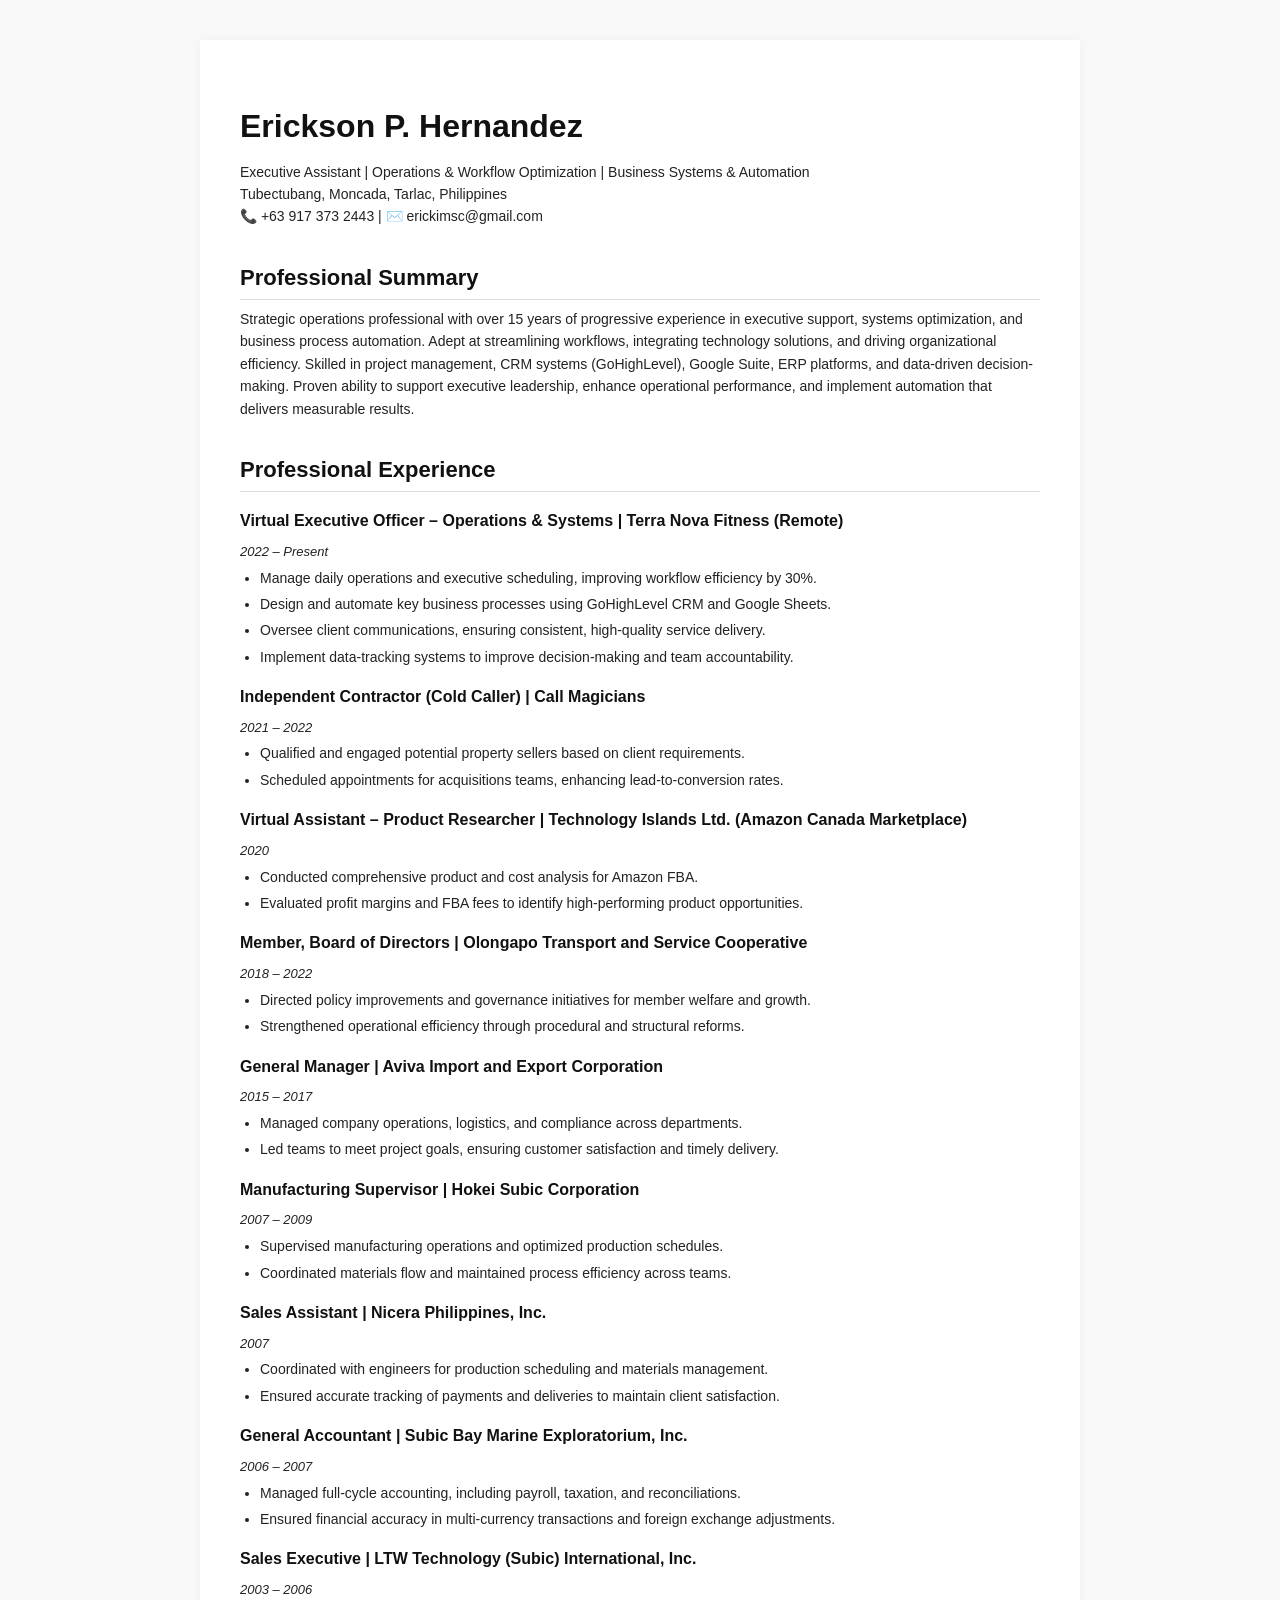
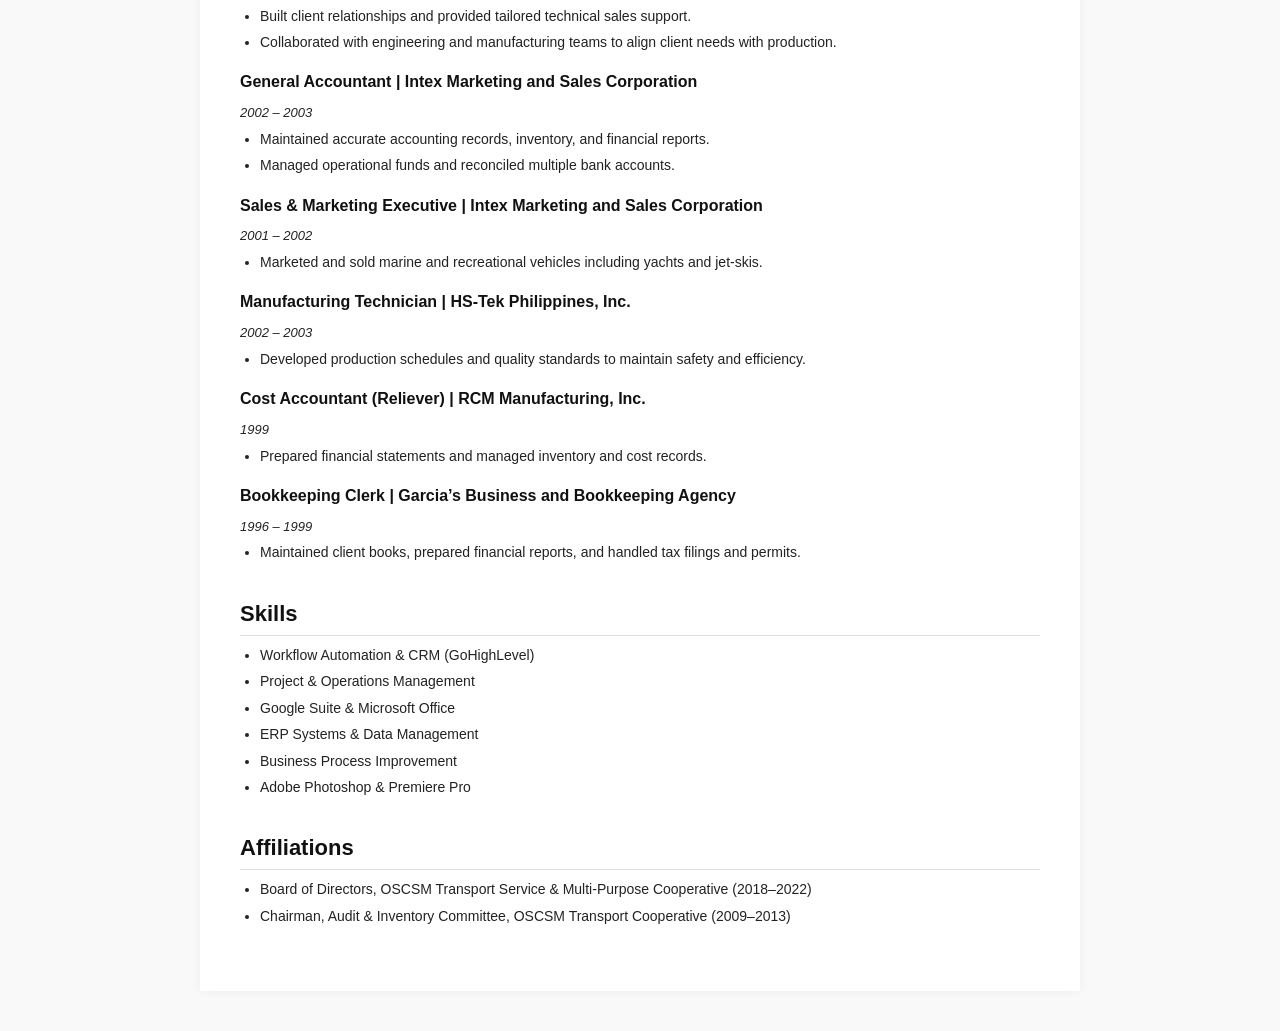
<file: resume.html>
<!DOCTYPE html>
<html lang="en">
<head>
    <meta charset="UTF-8">
    <meta name="viewport" content="width=device-width, initial-scale=1.0">
    <title>Erickson P. Hernandez - Resume</title>
    <style>
        body {
            font-family: 'Helvetica Neue', Helvetica, Arial, sans-serif;
            margin: 0;
            padding: 40px;
            line-height: 1.6;
            color: #222;
            background-color: #f9f9f9;
            display: flex;
            justify-content: center;
        }

        .container {
            max-width: 800px;
            width: 100%;
            background-color: #fff;
            padding: 40px;
            box-shadow: 0 0 10px rgba(0,0,0,0.05);
        }

        h1, h2, h3 {
            margin-bottom: 8px;
            color: #111;
        }

        h1 {
            font-size: 32px;
        }

        h2 {
            font-size: 22px;
            border-bottom: 1px solid #ddd;
            padding-bottom: 4px;
            margin-top: 32px;
        }

        h3 {
            font-size: 16px;
            margin-top: 16px;
        }

        p, li {
            font-size: 14px;
            margin: 4px 0;
        }

        .contact {
            margin-bottom: 32px;
        }

            .contact p {
                margin: 2px 0;
            }

        ul {
            margin: 4px 0 12px 20px;
            padding: 0;
        }

        .section {
            margin-bottom: 24px;
        }

        .job-title {
            font-weight: bold;
        }

        .date-range {
            font-style: italic;
            font-size: 13px;
        }
    </style>
</head>
<body>

    <div class="container">

        <h1>Erickson P. Hernandez</h1>
        <p class="contact">
            Executive Assistant | Operations & Workflow Optimization | Business Systems & Automation<br>
            Tubectubang, Moncada, Tarlac, Philippines<br>
            📞 +63 917 373 2443 | ✉️ erickimsc@gmail.com
        </p>

        <div class="section">
            <h2>Professional Summary</h2>
            <p>Strategic operations professional with over 15 years of progressive experience in executive support, systems optimization, and business process automation. Adept at streamlining workflows, integrating technology solutions, and driving organizational efficiency. Skilled in project management, CRM systems (GoHighLevel), Google Suite, ERP platforms, and data-driven decision-making. Proven ability to support executive leadership, enhance operational performance, and implement automation that delivers measurable results.</p>
        </div>

        <div class="section">
            <h2>Professional Experience</h2>

            <h3 class="job-title">Virtual Executive Officer – Operations & Systems | Terra Nova Fitness (Remote)</h3>
            <p class="date-range">2022 – Present</p>
            <ul>
                <li>Manage daily operations and executive scheduling, improving workflow efficiency by 30%.</li>
                <li>Design and automate key business processes using GoHighLevel CRM and Google Sheets.</li>
                <li>Oversee client communications, ensuring consistent, high-quality service delivery.</li>
                <li>Implement data-tracking systems to improve decision-making and team accountability.</li>
            </ul>

            <h3 class="job-title">Independent Contractor (Cold Caller) | Call Magicians</h3>
            <p class="date-range">2021 – 2022</p>
            <ul>
                <li>Qualified and engaged potential property sellers based on client requirements.</li>
                <li>Scheduled appointments for acquisitions teams, enhancing lead-to-conversion rates.</li>
            </ul>

            <h3 class="job-title">Virtual Assistant – Product Researcher | Technology Islands Ltd. (Amazon Canada Marketplace)</h3>
            <p class="date-range">2020</p>
            <ul>
                <li>Conducted comprehensive product and cost analysis for Amazon FBA.</li>
                <li>Evaluated profit margins and FBA fees to identify high-performing product opportunities.</li>
            </ul>

            <h3 class="job-title">Member, Board of Directors | Olongapo Transport and Service Cooperative</h3>
            <p class="date-range">2018 – 2022</p>
            <ul>
                <li>Directed policy improvements and governance initiatives for member welfare and growth.</li>
                <li>Strengthened operational efficiency through procedural and structural reforms.</li>
            </ul>

            <h3 class="job-title">General Manager | Aviva Import and Export Corporation</h3>
            <p class="date-range">2015 – 2017</p>
            <ul>
                <li>Managed company operations, logistics, and compliance across departments.</li>
                <li>Led teams to meet project goals, ensuring customer satisfaction and timely delivery.</li>
            </ul>

            <h3 class="job-title">Manufacturing Supervisor | Hokei Subic Corporation</h3>
            <p class="date-range">2007 – 2009</p>
            <ul>
                <li>Supervised manufacturing operations and optimized production schedules.</li>
                <li>Coordinated materials flow and maintained process efficiency across teams.</li>
            </ul>

            <h3 class="job-title">Sales Assistant | Nicera Philippines, Inc.</h3>
            <p class="date-range">2007</p>
            <ul>
                <li>Coordinated with engineers for production scheduling and materials management.</li>
                <li>Ensured accurate tracking of payments and deliveries to maintain client satisfaction.</li>
            </ul>

            <h3 class="job-title">General Accountant | Subic Bay Marine Exploratorium, Inc.</h3>
            <p class="date-range">2006 – 2007</p>
            <ul>
                <li>Managed full-cycle accounting, including payroll, taxation, and reconciliations.</li>
                <li>Ensured financial accuracy in multi-currency transactions and foreign exchange adjustments.</li>
            </ul>

            <h3 class="job-title">Sales Executive | LTW Technology (Subic) International, Inc.</h3>
            <p class="date-range">2003 – 2006</p>
            <ul>
                <li>Built client relationships and provided tailored technical sales support.</li>
                <li>Collaborated with engineering and manufacturing teams to align client needs with production.</li>
            </ul>

            <h3 class="job-title">General Accountant | Intex Marketing and Sales Corporation</h3>
            <p class="date-range">2002 – 2003</p>
            <ul>
                <li>Maintained accurate accounting records, inventory, and financial reports.</li>
                <li>Managed operational funds and reconciled multiple bank accounts.</li>
            </ul>

            <h3 class="job-title">Sales & Marketing Executive | Intex Marketing and Sales Corporation</h3>
            <p class="date-range">2001 – 2002</p>
            <ul>
                <li>Marketed and sold marine and recreational vehicles including yachts and jet-skis.</li>
            </ul>

            <h3 class="job-title">Manufacturing Technician | HS-Tek Philippines, Inc.</h3>
            <p class="date-range">2002 – 2003</p>
            <ul>
                <li>Developed production schedules and quality standards to maintain safety and efficiency.</li>
            </ul>

            <h3 class="job-title">Cost Accountant (Reliever) | RCM Manufacturing, Inc.</h3>
            <p class="date-range">1999</p>
            <ul>
                <li>Prepared financial statements and managed inventory and cost records.</li>
            </ul>

            <h3 class="job-title">Bookkeeping Clerk | Garcia’s Business and Bookkeeping Agency</h3>
            <p class="date-range">1996 – 1999</p>
            <ul>
                <li>Maintained client books, prepared financial reports, and handled tax filings and permits.</li>
            </ul>

        </div>

        <div class="section">
            <h2>Skills</h2>
            <ul>
                <li>Workflow Automation & CRM (GoHighLevel)</li>
                <li>Project & Operations Management</li>
                <li>Google Suite & Microsoft Office</li>
                <li>ERP Systems & Data Management</li>
                <li>Business Process Improvement</li>
                <li>Adobe Photoshop & Premiere Pro</li>
            </ul>
        </div>

        <div class="section">
            <h2>Affiliations</h2>
            <ul>
                <li>Board of Directors, OSCSM Transport Service & Multi-Purpose Cooperative (2018–2022)</li>
                <li>Chairman, Audit & Inventory Committee, OSCSM Transport Cooperative (2009–2013)</li>
            </ul>
        </div>

    </div> <!-- container -->

</body>
</html>
</file>
